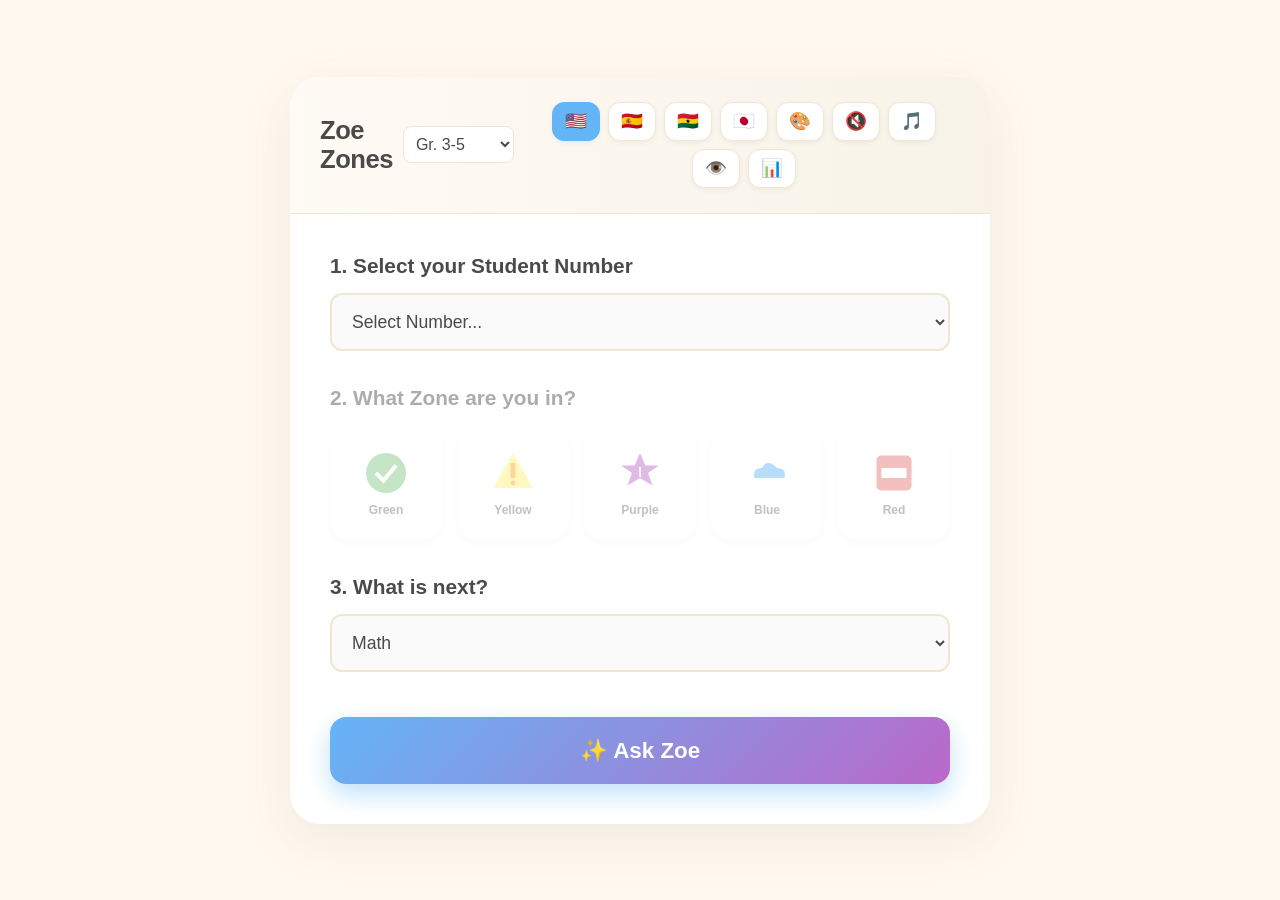
<file: index.html>
<!DOCTYPE html>
<html lang="en">
<head>
  <meta charset="UTF-8" />
  <meta name="viewport" content="width=device-width, initial-scale=1.0" />
  <title>Zoe Zones v13 (AI Learning Edition)</title>

  <style>
    :root {
      /* --- WARM PALETTE --- */
      --blue: #64b5f6;   /* Sky Blue */
      --green: #81c784;  /* Sage */
      --yellow: #fff176; /* Sunshine */
      --red: #e57373;    /* Coral */
      --purple: #ba68c8; /* Orchid */

      /* UI Colors */
      --bg-color: #fff9f0; /* Warm Cream */
      --card-color: #ffffff;
      --text-primary: #4a4a4a;
      --text-secondary: #787878;
      --border-color: #f0e6d2;
    }

    /* --- HIGH CONTRAST MODE --- */
    body.high-contrast {
      --bg-color: #000000 !important;
      --card-color: #000000 !important;
      --text-primary: #ffffff !important;
      --text-secondary: #ffff00 !important;
      --border-color: #ffffff !important;
      --blue: #00ffff !important;
      --green: #00ff00 !important;
      --yellow: #ffff00 !important;
      --red: #ff0000 !important;
      --purple: #ff00ff !important;
    }

    body.high-contrast .app-container { border: 3px solid white; box-shadow: none; }
    body.high-contrast .modal-content { background-color: #000 !important; border: 2px solid yellow !important; color: yellow !important; }
    body.high-contrast th, body.high-contrast td { border-bottom: 1px solid white !important; color: white !important; }
    body.high-contrast .zone-btn { border: 2px solid white; background: #000; }
    body.high-contrast .zone-btn.selected { background: #333; border-color: yellow; }

    /* --- GRADE LEVEL STYLES --- */
    body.grade-k2 {
      font-family: "Comic Sans MS", "Chalkboard SE", sans-serif !important;
    }
    body.grade-k2 .zone-btn { border-radius: 50% !important; }
    body.grade-k2 h1 { font-size: 2em; }
    body.grade-k2 .action-btn { border-radius: 50px; font-size: 1.6em; }

    /* --- BASE STYLES --- */
    body {
      font-family: "Segoe UI", Roboto, Helvetica, Arial, sans-serif;
      background-color: var(--bg-color);
      color: var(--text-primary);
      display: flex;
      justify-content: center;
      align-items: center;
      min-height: 100vh;
      margin: 0;
      padding: 20px;
      box-sizing: border-box;
      transition: background-color 1s ease;
    }

    .app-container {
      max-width: 700px;
      width: 100%;
      background-color: var(--card-color);
      border-radius: 30px;
      box-shadow: 0 15px 50px rgba(100, 100, 90, 0.1);
      overflow: hidden;
      transition: background-color 0.3s ease;
      position: relative;
    }

    /* --- HEADER --- */
    header {
      padding: 25px 30px;
      display: flex;
      flex-direction: column;
      gap: 15px;
      align-items: center;
      border-bottom: 1px solid var(--border-color);
      background: linear-gradient(90deg, #fffbf5, #f7f3e8);
    }

    @media (min-width: 600px) {
      header { flex-direction: row; justify-content: space-between; }
    }

    body.high-contrast header { background: #000; border-bottom: 2px solid #fff; }

    h1 { margin: 0; font-size: 1.6em; color: var(--text-primary); font-weight: 800; letter-spacing: -0.5px; }
    body.high-contrast h1 { color: #fff; }

    .access-controls { display: flex; gap: 8px; flex-wrap: wrap; justify-content: center; }

    .icon-btn {
      background: white;
      border: 1px solid var(--border-color);
      border-radius: 12px;
      cursor: pointer;
      padding: 8px 12px;
      font-size: 1.1em;
      transition: all 0.2s;
      box-shadow: 0 2px 5px rgba(0,0,0,0.05);
    }
    .icon-btn:hover { transform: translateY(-2px); box-shadow: 0 4px 8px rgba(0,0,0,0.1); }
    .icon-btn.active { background-color: var(--blue); color: white; border-color: var(--blue); }
    body.high-contrast .icon-btn { border: 2px solid yellow; color: yellow; background: black; }
    body.high-contrast .icon-btn.active { background: yellow; color: black; }

    /* --- MAIN CONTENT --- */
    .main-content { padding: 40px; }
    .form-group { margin-bottom: 35px; }

    label {
      display: block;
      font-weight: 700;
      margin-bottom: 15px;
      font-size: 1.3em;
      color: var(--text-primary);
    }

    select {
      width: 100%;
      padding: 16px;
      font-size: 1.1em;
      border-radius: 12px;
      border: 2px solid var(--border-color);
      background-color: #fafafa;
      color: var(--text-primary);
      cursor: pointer;
    }
    select:focus { outline: none; border-color: var(--blue); }

    /* --- ANIMATED ZONES --- */
    .zone-grid {
      display: grid;
      grid-template-columns: repeat(5, 1fr);
      gap: 15px;
    }

    .zone-btn {
      background: white;
      border: 3px solid transparent;
      border-radius: 20px;
      cursor: pointer;
      padding: 20px 5px;
      transition: transform 0.2s, box-shadow 0.2s;
      display: flex;
      flex-direction: column;
      align-items: center;
      box-shadow: 0 4px 10px rgba(0,0,0,0.03);
      min-height: 110px;
      justify-content: center;
    }

    .zone-btn:hover { transform: scale(1.05); box-shadow: 0 8px 15px rgba(0,0,0,0.08); }

    .zone-btn.selected {
      background-color: #fff;
      border-color: #555;
      transform: scale(1.05);
      box-shadow: inset 0 0 15px rgba(0,0,0,0.05);
    }

    .zone-icon { width: 50px; height: 50px; margin-bottom: 5px; }

    .zone-label {
      font-size: 0.9em;
      font-weight: 700;
      color: var(--text-secondary);
      text-transform: capitalize;
    }
    body.high-contrast .zone-label { color: white; }

    /* EMOJI MODE vs SHAPE MODE */
    .emoji-icon { display: none; font-size: 3em; line-height: 1; }
    body.style-classic .zone-icon { display: none; }
    body.style-classic .emoji-icon { display: block; }

    /* --- ACTION BUTTON --- */
    .action-btn {
      width: 100%;
      padding: 20px;
      font-size: 1.4em;
      font-weight: 800;
      color: white;
      background: linear-gradient(135deg, #64b5f6, #ba68c8);
      border: none;
      border-radius: 16px;
      cursor: pointer;
      box-shadow: 0 10px 25px rgba(100, 181, 246, 0.4);
      transition: transform 0.2s;
      margin-top: 10px;
    }
    .action-btn:hover { transform: translateY(-3px); }
    .action-btn:active { transform: scale(0.98); }

    body.high-contrast .action-btn {
      background: black;
      border: 2px solid yellow;
      color: yellow;
      box-shadow: none;
    }

    /* --- RESULTS AREA --- */
    #resultContainer {
      display: none;
      margin-top: 40px;
      background-color: #fff;
      border-radius: 20px;
      padding: 30px;
      border: 2px solid var(--border-color);
      text-align: center;
      animation: slideUp 0.6s cubic-bezier(0.175, 0.885, 0.32, 1.275);
      box-shadow: 0 10px 30px rgba(0,0,0,0.05);
    }

    @keyframes slideUp { from{opacity:0; transform:translateY(30px);} to{opacity:1; transform:translateY(0);} }

    #strategyTitle { font-size: 1.8em; margin: 15px 0; color: var(--text-primary); }
    body.high-contrast #strategyTitle { color: white; }

    #strategyDesc { font-size: 1.3em; line-height: 1.6; color: var(--text-secondary); margin-bottom: 20px; }
    body.high-contrast #strategyDesc { color: yellow; }

    /* Feedback Buttons */
    .feedback-row {
      display: flex;
      gap: 15px;
      margin-top: 25px;
      justify-content: center;
    }
    .feed-btn {
      padding: 12px 25px;
      border: none;
      border-radius: 12px;
      font-weight: bold;
      font-size: 1.1em;
      cursor: pointer;
      transition: transform 0.2s;
    }
    .feed-btn:hover { transform: scale(1.05); }

    .btn-yes { background-color: #c8e6c9; color: #2e7d32; }
    .btn-no { background-color: #ffcdd2; color: #c62828; }

    body.high-contrast .btn-yes { background: black; border: 2px solid white; color: white; }
    body.high-contrast .btn-no { background: black; border: 2px solid white; color: white; text-decoration: line-through; }

    /* Joke Box */
    #jokeBox {
      margin-top: 20px;
      padding: 15px;
      background-color: #fffde7;
      border-radius: 12px;
      border: 1px solid #fff9c4;
      display: none;
      font-style: italic;
      color: #f57f17;
      font-size: 1.1em;
    }

    /* --- SCIENTIFIC BACKGROUND CLASSES --- */
    body.bg-cooling { background-color: #e3f2fd; }
    body.bg-warming { background-color: #fff3e0; }
    body.bg-grounding { background-color: #f1f8e9; }
    body.bg-fresh { background-color: #fff8e1; }
    body.bg-calm { background-color: #f3e5f5; }

    /* --- STATS MODAL --- */
    .modal {
      display: none;
      position: fixed;
      z-index: 1000;
      left: 0;
      top: 0;
      width: 100%;
      height: 100%;
      overflow: auto;
      background-color: rgba(0,0,0,0.5);
      backdrop-filter: blur(8px);
      animation: fadeIn 0.3s ease;
    }

    .modal-content {
      background-color: var(--card-color);
      color: var(--text-primary);
      margin: 10% auto;
      padding: 40px;
      border-radius: 24px;
      width: 85%;
      max-width: 600px;
      box-shadow: 0 25px 50px rgba(0,0,0,0.15);
      animation: slideUp 0.4s ease-out;
    }

    .modal-header h2 { margin-top: 0; color: var(--blue); }
    .modal-close { float: right; font-size: 2em; cursor: pointer; color: #ccc; }
    .modal-close:hover { color: var(--red); }

    #statsContent table { width: 100%; border-collapse: collapse; margin-top: 20px; }
    #statsContent th { text-align: left; padding: 10px; border-bottom: 2px solid #eee; color: #999; }
    #statsContent td { padding: 15px 10px; border-bottom: 1px solid #eee; font-size: 1.1em; }

    /* GRADE PICKER STYLES */
    .grade-picker {
      padding: 8px;
      border-radius: 8px;
      border: 1px solid var(--border-color);
      background: white;
      color: var(--text-primary);
      font-size: 1em;
      cursor: pointer;
    }
/* THERAPEUTIC COLOR THERAPY - Applied to result container only for privacy */
#resultContainer {
  transition: background 0.8s ease, border-color 0.8s ease;
}

#resultContainer.therapy-cooling {
  background: linear-gradient(135deg, #e3f2fd 0%, #bbdefb 100%);
  border-color: #90caf9;
}

#resultContainer.therapy-warming {
  background: linear-gradient(135deg, #fff3e0 0%, #ffe0b2 100%);
  border-color: #ffb74d;
}

#resultContainer.therapy-grounding {
  background: linear-gradient(135deg, #f1f8e9 0%, #dcedc8 100%);
  border-color: #aed581;
}

#resultContainer.therapy-fresh {
  background: linear-gradient(135deg, #fff8e1 0%, #ffecb3 100%);
  border-color: #ffd54f;
}

#resultContainer.therapy-calm {
  background: linear-gradient(135deg, #f3e5f5 0%, #e1bee7 100%);
  border-color: #ce93d8;
}

body.high-contrast #resultContainer.therapy-cooling,
body.high-contrast #resultContainer.therapy-warming,
body.high-contrast #resultContainer.therapy-grounding,
body.high-contrast #resultContainer.therapy-fresh,
body.high-contrast #resultContainer.therapy-calm {
  background: #000 !important;
  border: 2px solid yellow !important;
}

    /* OPTIONAL: Lock zones until student selected (matches your JS intent) */
    #zoneSection {
      opacity: 0.45;
      pointer-events: none;
      transition: opacity 0.2s ease;
    }
  </style>
</head>

<body>
  <div class="app-container">
    <header>
      <div style="display:flex; align-items:center; gap:10px;">
        <h1 id="appTitle">Zoe Zones</h1>
        <select id="gradeSelect" class="grade-picker">
          <option value="3-5">Gr. 3-5</option>
          <option value="K-2">Gr. K-2</option>
        </select>
      </div>

      <div class="access-controls">
        <!-- Language Buttons -->
        <button class="icon-btn active" id="langEn" title="English">🇺🇸</button>
        <button class="icon-btn" id="langEs" title="Español">🇪🇸</button>
        <button class="icon-btn" id="langTw" title="Twi (Ghana)">🇬🇭</button>
        <button class="icon-btn" id="langJp" title="日本語">🇯🇵</button>

        <!-- Tools -->
        <button class="icon-btn" id="styleBtn" title="Visual Style (Shapes/Emojis)">🎨</button>
        <button class="icon-btn" id="speechBtn" title="Voice (Mute/Unmute)">🔇</button>
        <button class="icon-btn" id="musicBtn" title="Calm Audio">🎵</button>
        <button class="icon-btn" id="contrastBtn" title="High Contrast">👁️</button>
        <button class="icon-btn" id="statsBtn" title="Stats">📊</button>
      </div>
    </header>

    <div class="main-content">
      <!-- 1. Student Number -->
      <div class="form-group">
        <label id="lblWho">1. Select your Student Number</label>
        <select id="studentSelect"></select>
      </div>

      <!-- 2. Zone Selection -->
      <div class="form-group" id="zoneSection">
        <label id="lblFeel">2. What Zone are you in?</label>
        <div class="zone-grid">
          <!-- Green -->
          <button class="zone-btn" data-zone="green" type="button">
            <span class="emoji-icon">🟢</span>
            <svg class="zone-icon" viewBox="0 0 100 100">
              <circle cx="50" cy="50" r="40" fill="#81c784"></circle>
              <path d="M30 50 L45 65 L70 35" stroke="white" stroke-width="8" fill="none"></path>
            </svg>
            <span class="zone-label" id="lblGreen">Green</span>
          </button>

          <!-- Yellow -->
          <button class="zone-btn" data-zone="yellow" type="button">
            <span class="emoji-icon">🟡</span>
            <svg class="zone-icon" viewBox="0 0 100 100">
              <path d="M50 10 L90 80 L10 80 Z" fill="#fff176"></path>
              <rect x="45" y="30" width="10" height="30" fill="#f9a825"></rect>
              <circle cx="50" cy="70" r="5" fill="#f9a825"></circle>
            </svg>
            <span class="zone-label" id="lblYellow">Yellow</span>
          </button>

          <!-- Purple -->
          <button class="zone-btn" data-zone="purple" type="button">
            <span class="emoji-icon">🟣</span>
            <svg class="zone-icon" viewBox="0 0 100 100">
              <polygon points="50,10 61,35 88,35 66,50 75,75 50,60 25,75 34,50 12,35 39,35" fill="#ba68c8"></polygon>
              <text x="50" y="65" font-size="40" text-anchor="middle" fill="white">!</text>
            </svg>
            <span class="zone-label" id="lblPurple">Purple</span>
          </button>

          <!-- Blue -->
          <button class="zone-btn" data-zone="blue" type="button">
            <span class="emoji-icon">🔵</span>
            <svg class="zone-icon" viewBox="0 0 100 100">
              <path d="M25,60 Q20,40 40,40 Q50,20 70,40 Q90,40 85,60 Z" fill="#64b5f6"></path>
            </svg>
            <span class="zone-label" id="lblBlue">Blue</span>
          </button>

          <!-- Red -->
          <button class="zone-btn" data-zone="red" type="button">
            <span class="emoji-icon">🔴</span>
            <svg class="zone-icon" viewBox="0 0 100 100">
              <rect x="15" y="15" width="70" height="70" rx="10" fill="#e57373"></rect>
              <rect x="25" y="40" width="50" height="20" fill="white"></rect>
            </svg>
            <span class="zone-label" id="lblRed">Red</span>
          </button>
        </div>
      </div>

      <!-- 3. Class Selection -->
      <div class="form-group" id="classSection">
        <label id="lblClass">3. What is next?</label>
        <select id="periodSelect"></select>
      </div>

      <button class="action-btn" id="goBtn" type="button">✨ Ask Zoe</button>

      <!-- RESULT AREA -->
      <div id="resultContainer">
        <div id="jokeBox">
          <span id="jokeText"></span>
        </div>

        <h2 id="strategyTitle">Strategy Name</h2>
        <p id="strategyDesc">Description goes here.</p>
        <small id="aiStats" style="color:#bbb;">(AI Confidence: 0%)</small>

        <div class="feedback-row">
          <button class="feed-btn btn-yes" id="yesBtn" type="button">👍 It helped</button>
          <button class="feed-btn btn-no" id="noBtn" type="button">👎 Try another</button>
        </div>
      </div>
    </div>
  </div>

  <!-- STATS MODAL -->
  <div id="statsModal" class="modal">
    <div class="modal-content">
      <div class="modal-header">
        <h2>Zoe's Learning Memory</h2>
        <span class="modal-close">&times;</span>
      </div>
      <div id="statsContent"><p>Loading...</p></div>
    </div>
  </div>

  <script>
    document.addEventListener('DOMContentLoaded', () => {
      // --- 1. GET DOM ELEMENTS ---
      const body = document.body;
      const langEn = document.getElementById('langEn');
      const langEs = document.getElementById('langEs');
      const langJp = document.getElementById('langJp');
      const langTw = document.getElementById('langTw');
      const musicBtn = document.getElementById('musicBtn');
      const speechBtn = document.getElementById('speechBtn');
      const contrastBtn = document.getElementById('contrastBtn');
      const styleBtn = document.getElementById('styleBtn');
      const statsBtn = document.getElementById('statsBtn');
      const gradeSelect = document.getElementById('gradeSelect');

      const zoneBtns = document.querySelectorAll('.zone-btn');
      const goBtn = document.getElementById('goBtn');
      const studentSelect = document.getElementById('studentSelect');
      const periodSelect = document.getElementById('periodSelect');
      const resultContainer = document.getElementById('resultContainer');
      const statsModal = document.getElementById('statsModal');
      const statsContent = document.getElementById('statsContent');
      const modalClose = document.querySelector('.modal-close');
      const yesBtn = document.getElementById('yesBtn');
      const noBtn = document.getElementById('noBtn');
      const jokeBox = document.getElementById('jokeBox');
      const jokeText = document.getElementById('jokeText');
      const strategyTitle = document.getElementById('strategyTitle');
      const strategyDesc = document.getElementById('strategyDesc');
      const aiStats = document.getElementById('aiStats');

      // Labels to translate
      const appTitle = document.getElementById('appTitle');
      const lblWho = document.getElementById('lblWho');
      const lblFeel = document.getElementById('lblFeel');
      const lblClass = document.getElementById('lblClass');
      const lblGreen = document.getElementById('lblGreen');
      const lblYellow = document.getElementById('lblYellow');
      const lblRed = document.getElementById('lblRed');
      const lblBlue = document.getElementById('lblBlue');
      const lblPurple = document.getElementById('lblPurple');

      const zoneSection = document.getElementById('zoneSection');
      const classSection = document.getElementById('classSection');

      // --- GLOBAL VARIABLES ---
      let currentLang = 'en';
      let selectedZone = null;
      let currentStrategy = null;
      let excludedStrategies = [];
      let audioContext = null;
      let noiseSrc = null;      // (fixed) keep reference
      let isPlaying = false;
      let isSpeechEnabled = false;
      let visualStyle = 'modern';

      // --- TRANSLATION DATA ---
      const i18n = {
        en: {
          title: "Zoe Zones",
          lblWho: "1. Select your Student Number",
          lblFeel: "2. What Zone are you in?",
          lblClass: "3. What is next?",
          btnAsk: "✨ Ask Zoe",
          btnYes: "👍 I'll try it",
          btnNo: "👎 Try another",
          jokePrompt: "Zoe says: Need a smile first?",
          greenBtnYes: "🚀 Keep it up!",
          greenBtnNo: "👎 Need something else",
          selectNamePlaceholder: "Select Number...",
          lblGreen: "Green", lblYellow: "Yellow", lblRed: "Red", lblBlue: "Blue", lblPurple: "Purple",
          subjects: {
            math: "Math",
            science: "Science",
            socialstudies: "Social Studies",
            literacy: "Literacy",
            writing: "Writing",
            specials: "Specials (Art/Music/PE)"
          }
        },
        es: {
          title: "Zonas de Zoe",
          lblWho: "1. Selecciona tu número",
          lblFeel: "2. ¿En qué zona estás?",
          lblClass: "3. ¿Qué sigue?",
          btnAsk: "✨ Pregúntale a Zoe",
          btnYes: "👍 Lo intentaré",
          btnNo: "👎 Prueba otro",
          jokePrompt: "Zoe dice: ¿Necesitas una sonrisa?",
          greenBtnYes: "🚀 ¡Sigue así!",
          greenBtnNo: "👎 Necesito otra cosa",
          selectNamePlaceholder: "Seleccionar número...",
          lblGreen: "Verde", lblYellow: "Amarillo", lblRed: "Rojo", lblBlue: "Azul", lblPurple: "Morado",
          subjects: {
            math: "Matemáticas",
            science: "Ciencias",
            socialstudies: "Estudios Sociales",
            literacy: "Alfabetización",
            writing: "Escritura",
            specials: "Especiales (Arte/Música)"
          }
        },
        jp: {
          title: "ゾーイ・ゾーン",
          lblWho: "1. ばんごうをえらんでください",
          lblFeel: "2. どのゾーンにいますか？",
          lblClass: "3. つぎのじゅぎょうは？",
          btnAsk: "✨ ゾーイにきく",
          btnYes: "👍 やってみる",
          btnNo: "👎 べつのにする",
          jokePrompt: "ゾーイ：ジョークをきく？",
          greenBtnYes: "🚀 そのちょうし！",
          greenBtnNo: "👎 ほかのがいい",
          selectNamePlaceholder: "ばんごうをせんたく...",
          lblGreen: "みどり", lblYellow: "きいろ", lblRed: "あか", lblBlue: "あお", lblPurple: "むらさき",
          subjects: {
            math: "さんすう",
            science: "りか",
            socialstudies: "しゃかい",
            literacy: "こくご (よむ)",
            writing: "こくご (かく)",
            specials: "ずこう / おんがく / たいいく"
          }
        },
        tw: {
          title: "Zoe Zones (Twi)",
          lblWho: "1. Yi wo nɔma",
          lblFeel: "2. Ɛte sɛn?",
          lblClass: "3. Adɛn na ɛreba?",
          btnAsk: "✨ Bisa Zoe",
          btnYes: "👍 Ɛyɛ",
          btnNo: "👎 Sɔ foforɔ hwɛ",
          jokePrompt: "Zoe se: Wopɛ sɛ wosere?",
          greenBtnYes: "🚀 Kɔ so!",
          greenBtnNo: "👎 Me hia biribi foforɔ",
          selectNamePlaceholder: "Yi Nɔma...",
          lblGreen: "Ahban", lblYellow: "Akokɔsrade", lblRed: "Kɔkɔɔ", lblBlue: "Bibire", lblPurple: "Pɛpɔ",
          subjects: {
            math: "Akontabu",
            science: "Abɔdeɛ",
            socialstudies: "Asetena",
            literacy: "Akenkan",
            writing: "Atwerɛ",
            specials: "Adwinni/Nnwom"
          }
        }
      };

      // --- STRATEGY DATA ---
      // (fixed) removed the extra brace in "red" and added a safe top-level default.
      const strategies = {
        default: [
          { id: "pause", en_name: "Pause", en_desc: "Take one slow breath.", tw_name: "Gyae Kakra", tw_desc: "Fa home a ɛyɛ brɛoo baako.", jp_name: "いちどとまる", jp_desc: "ゆっくり1かい、いきをしよう。" }
        ],
        yellow: {
          academic: [
            { id: "doodle", en_name: "Guided Doodle", en_desc: "Draw a spiral for 1 minute.", tw_name: "Nshohwɛ", tw_desc: "Twerɛ spiral simma baako.", jp_name: "おえかき", jp_desc: "1ぷんかん、うずまきをかいてみよう。" },
            { id: "wallpush", en_name: "Wall Pushes", en_desc: "Push the wall hard for 10s.", tw_name: "Pia Fasuo", tw_desc: "Pia fasuo no denneenen.", jp_name: "かべおし", jp_desc: "10びょうかん、かべをおしてみよう。" },
            { id: "squeeze", en_name: "Hand Squeeze", en_desc: "Squeeze hands together.", tw_name: "Mia Wo Nsa", tw_desc: "Mia wo nsa boom.", jp_name: "てをギュッ", jp_desc: "てをギュッとにぎろう。" }
          ],
          specials: [
            { id: "lineleader", en_name: "Helper Role", en_desc: "Ask to help set up.", tw_name: "Boafoɔ", tw_desc: "Bisa sɛ wobɛboa.", jp_name: "おてつだい", jp_desc: "おてつだいできるかきいてみよう。" }
          ]
        },
        red: {
          academic: [
            { id: "breath", en_name: "Square Breathing", en_desc: "In 4, Hold 4, Out 4.", tw_name: "Home", tw_desc: "Home kɔ mu, sie, home pue.", jp_name: "しかくこきゅう", jp_desc: "4びょうすって、とめて、はく。" },
            { id: "drink", en_name: "Cold Water", en_desc: "Drink water slowly.", tw_name: "Nsuo Nwunu", tw_desc: "Nom nsuo.", jp_name: "おみず", jp_desc: "おみずをゆっくりのもう。" }
          ],
          specials: [
            { id: "walk", en_name: "Take a Walk", en_desc: "Walk to the water fountain.", tw_name: "Nante", tw_desc: "Nante kɔ nsuo no ho.", jp_name: "さんぽ", jp_desc: "みずのみばまであるこう。" }
          ]
        },
        blue: {
          academic: [
            { id: "stretch", en_name: "Chair Stretch", en_desc: "Reach for the sky!", tw_name: "Teeta Wo Mu", tw_desc: "Ma wo nsa so!", jp_name: "ストレッチ", jp_desc: "てをうえにのばそう。" },
            { id: "stand", en_name: "Stand Up", en_desc: "Stand while working.", tw_name: "Sɔre Gyina", tw_desc: "Gyina hɔ yɛ adwuma.", jp_name: "たつ", jp_desc: "たってべんきょうしよう。" }
          ],
          specials: [
            { id: "talk", en_name: "Talk to a Friend", en_desc: "Tell a friend something nice.", tw_name: "Kasa Kyerɛ Adamfo", tw_desc: "Ka asɛm dɛdɛ kyerɛ wo yɔnko.", jp_name: "おはなし", jp_desc: "ともだちとおはなししよう。" }
          ]
        },
        green: {
          default: [
            { id: "goal", en_name: "Set a Goal", en_desc: "What will you learn today?", tw_name: "Botaeɛ", tw_desc: "Ɛdeɛn na wobɛsua ɛnnɛ?", jp_name: "もくひょう", jp_desc: "きょうのめあてをきめよう。" },
            { id: "help", en_name: "Be a Helper", en_desc: "Help a friend.", tw_name: "Yɛ Boafoɔ", tw_desc: "Boa wo yɔnko.", jp_name: "おてつだい", jp_desc: "ともだちをたすけよう。" }
          ]
        },
        purple: {
          default: [
            { id: "counselor", en_name: "Counselor Notified", en_desc: "Stay there. Help is coming.", tw_name: "Mpanimfoɔ", tw_desc: "Tena hɔ. Boafoɔ reba.", jp_name: "カウンセラー", jp_desc: "すぐにたすけにいきます。" }
          ]
        }
      };

      // --- INIT ---
      initStudentDropdown();
      updateLanguage();
      applyBodyModeClasses(); // ensure grade/style reflected on load
      lockOrUnlockZones();    // ensure initial lock state matches selection

      // --- EVENT LISTENERS ---
      langEn.addEventListener('click', () => setLang('en'));
      langEs.addEventListener('click', () => setLang('es'));
      langJp.addEventListener('click', () => setLang('jp'));
      langTw.addEventListener('click', () => setLang('tw'));

      contrastBtn.addEventListener('click', () => {
        document.body.classList.toggle('high-contrast');
        // If high contrast is turned OFF, re-apply our normal classes
        if (!document.body.classList.contains('high-contrast')) {
          applyBodyModeClasses();
          applyZoneBackground(selectedZone);
        }
      });

      musicBtn.addEventListener('click', toggleMusic);
      speechBtn.addEventListener('click', toggleSpeech);
      styleBtn.addEventListener('click', toggleStyle);
      gradeSelect.addEventListener('change', toggleGrade);

      zoneBtns.forEach(btn => {
        btn.addEventListener('click', () => {
          if (!studentSelect.value) return; // safety guard if locked

          zoneBtns.forEach(b => b.classList.remove('selected'));
          btn.classList.add('selected');
          selectedZone = btn.dataset.zone;

          if (!document.body.classList.contains('high-contrast')) {
            // (fixed) do not wipe ALL classes. Manage only our own.
            applyBodyModeClasses();
            applyZoneBackground(selectedZone);
          }

          excludedStrategies = [];
          resultContainer.style.display = "none";
          window.speechSynthesis.cancel();
        });
      });

      goBtn.addEventListener('click', generateRecommendation);
      yesBtn.addEventListener('click', () => { saveFeedback('success'); resetApp(); });
      noBtn.addEventListener('click', () => {
        saveFeedback('fail');
        if (currentStrategy && currentStrategy.id) excludedStrategies.push(currentStrategy.id);
        generateRecommendation();
      });

      statsBtn.addEventListener('click', showStats);
      modalClose.addEventListener('click', () => statsModal.style.display = 'none');
      window.addEventListener('click', (e) => { if (e.target === statsModal) statsModal.style.display = 'none'; });

      // Interaction handling
      studentSelect.addEventListener('change', () => {
        lockOrUnlockZones();
      });

      // --- FUNCTIONS ---

      function lockOrUnlockZones() {
        const hasStudent = !!studentSelect.value;
        zoneSection.style.opacity = hasStudent ? "1" : "0.45";
        zoneSection.style.pointerEvents = hasStudent ? "auto" : "none";
      }

      function setLang(lang) {
        currentLang = lang;
        [langEn, langEs, langJp, langTw].forEach(btn => btn.classList.remove('active'));
        if (lang === 'en') langEn.classList.add('active');
        if (lang === 'es') langEs.classList.add('active');
        if (lang === 'jp') langJp.classList.add('active');
        if (lang === 'tw') langTw.classList.add('active');
        updateLanguage();
      }

      function toggleStyle() {
        visualStyle = visualStyle === 'modern' ? 'classic' : 'modern';
        styleBtn.textContent = visualStyle === 'modern' ? '🎨' : '😀';

        if (!document.body.classList.contains('high-contrast')) {
          applyBodyModeClasses();
          applyZoneBackground(selectedZone);
        } else {
          // still allow style-classic toggle while in high contrast
          document.body.classList.toggle('style-classic');
        }
      }

      function toggleGrade() {
        if (!document.body.classList.contains('high-contrast')) {
          applyBodyModeClasses();
          applyZoneBackground(selectedZone);
        } else {
          // still allow grade-k2 toggle while in high contrast
          if (gradeSelect.value === 'K-2') document.body.classList.add('grade-k2');
          else document.body.classList.remove('grade-k2');
        }
      }

      function applyBodyModeClasses() {
        // Remove only the classes we control (don’t nuke the world)
        const toRemove = [
          'grade-k2', 'style-classic',
          'bg-cooling', 'bg-warming', 'bg-grounding', 'bg-fresh', 'bg-calm'
        ];
        toRemove.forEach(c => document.body.classList.remove(c));

        if (gradeSelect.value === 'K-2') document.body.classList.add('grade-k2');
        if (visualStyle === 'classic') document.body.classList.add('style-classic');
      }

      function applyZoneBackground(zone) {
        // Clear background classes first
        ['bg-cooling', 'bg-warming', 'bg-grounding', 'bg-fresh', 'bg-calm']
          .forEach(c => document.body.classList.remove(c));

        if (!zone) return;
        if (zone === 'red') document.body.classList.add('bg-cooling');
        if (zone === 'blue') document.body.classList.add('bg-warming');
        if (zone === 'yellow') document.body.classList.add('bg-grounding');
        if (zone === 'green') document.body.classList.add('bg-fresh');
        if (zone === 'purple') document.body.classList.add('bg-calm');
      }

      function initStudentDropdown() {
        const prev = studentSelect.value;
        studentSelect.innerHTML = "";

        let defaultOpt = document.createElement("option");
        defaultOpt.value = "";
        defaultOpt.text = i18n[currentLang].selectNamePlaceholder;
        studentSelect.add(defaultOpt);

        for (let i = 1; i <= 27; i++) {
          let opt = document.createElement("option");
          opt.value = String(i);
          opt.text = String(i);
          studentSelect.add(opt);
        }

        // restore selection if possible
        if (prev) studentSelect.value = prev;
      }

      function updateLanguage() {
        const t = i18n[currentLang];
        appTitle.textContent = t.title;
        lblWho.textContent = t.lblWho;
        lblFeel.textContent = t.lblFeel;
        lblClass.textContent = t.lblClass;
        goBtn.textContent = t.btnAsk;

        lblGreen.textContent = t.lblGreen;
        lblYellow.textContent = t.lblYellow;
        lblRed.textContent = t.lblRed;
        lblBlue.textContent = t.lblBlue;
        lblPurple.textContent = t.lblPurple;

        // rebuild student dropdown so placeholder is always correct
        initStudentDropdown();
        lockOrUnlockZones();

        const currentVal = periodSelect.value;
        periodSelect.innerHTML = "";
        for (const [key, value] of Object.entries(t.subjects)) {
          let opt = document.createElement("option");
          opt.value = key;
          opt.text = value;
          periodSelect.add(opt);
        }
        if (currentVal) periodSelect.value = currentVal;

        if (currentStrategy) {
          strategyTitle.textContent = currentStrategy[`${currentLang}_name`] || currentStrategy.en_name;
          strategyDesc.textContent = currentStrategy[`${currentLang}_desc`] || currentStrategy.en_desc;
        }

        // Buttons text (optional; your UI uses different labels in HTML)
        yesBtn.textContent = t.btnYes;
        noBtn.textContent = t.btnNo;
      }

      // ============================================
      // AI LEARNING ENGINE — Per-Student Weighted
      // Random Selection (v2, upgraded from v16)
      // ============================================

      // --- Data helpers ---

      function _loadBrain() {
        try {
          const saved = localStorage.getItem('zoeZonesData_v2');
          if (saved) {
            const parsed = JSON.parse(saved);
            if (parsed && parsed.students) return parsed;
          }
        } catch(e) {}
        return { students: {}, lastUpdated: new Date().toISOString() };
      }

      function _saveBrain(data) {
        try {
          data.lastUpdated = new Date().toISOString();
          localStorage.setItem('zoeZonesData_v2', JSON.stringify(data));
        } catch(e) { console.warn('Zoe: could not save brain data.', e); }
      }

      function _getStudentRecord(data, studentNum) {
        const key = String(studentNum);
        if (!data.students[key]) {
          data.students[key] = { totalCheckIns: 0, strategies: {} };
        }
        return data.students[key];
      }

      function _getStratStat(studentRecord, strategyId) {
        if (!studentRecord.strategies[strategyId]) {
          studentRecord.strategies[strategyId] = { shown: 0, selected: 0, skipped: 0 };
        }
        return studentRecord.strategies[strategyId];
      }

      // --- Weight calculation ---
      // Scale: 0.2 (never helpful) → 3.0 (always helpful)
      // Exploration bonus: strategies shown < 3 times get 1.5x boost

      function _calcWeight(stat) {
        let weight = 1;
        const interactions = stat.selected + stat.skipped;
        if (stat.shown > 0 && interactions > 0) {
          const successRate = stat.selected / interactions;
          weight = 0.2 + (successRate * 2.8);
        }
        if (stat.shown < 3) weight *= 1.5;
        return weight;
      }

      // Weighted random selection from a pool
      function _weightedPick(pool, studentRecord) {
        const weights = pool.map(s => _calcWeight(_getStratStat(studentRecord, s.id)));
        const total = weights.reduce((sum, w) => sum + w, 0);
        let rand = Math.random() * total;
        for (let i = 0; i < pool.length; i++) {
          rand -= weights[i];
          if (rand <= 0) return pool[i];
        }
        return pool[0];
      }

      // Confidence display: highest weight as % of max possible (3.0)
      function _getConfidence(stat) {
        const interactions = stat.selected + stat.skipped;
        if (interactions === 0) return 50;
        const successRate = stat.selected / interactions;
        const confidence = Math.min(interactions / 10, 1);
        return Math.round(successRate * confidence * 100);
      }

      // --- Core functions ---

      function generateRecommendation() {
        if (!studentSelect.value) return;
        if (!selectedZone) return;

        const period = periodSelect.value;
        const category = (period === 'specials') ? 'specials' : 'academic';

        // Build pool same way v16 did — respect category and fallbacks
        let pool =
          (strategies[selectedZone] && strategies[selectedZone][category]) ||
          (strategies[selectedZone] && strategies[selectedZone].default) ||
          strategies.default ||
          [];

        if (selectedZone === 'green')  pool = strategies.green.default;
        if (selectedZone === 'purple') pool = strategies.purple.default;

        // Filter excluded (shown this session and skipped)
        let available = pool.filter(s => !excludedStrategies.includes(s.id));
        if (available.length === 0) available = pool;

        // Load this student's brain data
        const data = _loadBrain();
        const studentRecord = _getStudentRecord(data, studentSelect.value);

        // Weighted random pick
        currentStrategy = _weightedPick(available, studentRecord);
        if (!currentStrategy) return;

        // Record shown
        const stat = _getStratStat(studentRecord, currentStrategy.id);
        stat.shown++;
        _saveBrain(data);

        // Confidence display
        const confidence = _getConfidence(stat);

        resultContainer.style.display = 'block';
        updateLanguage();
        aiStats.textContent = `(AI Confidence: ${confidence}%)`;

        // Color opposition therapy
        resultContainer.className = '';
        if (selectedZone === 'red')    resultContainer.classList.add('therapy-cooling');
        if (selectedZone === 'blue')   resultContainer.classList.add('therapy-warming');
        if (selectedZone === 'yellow') resultContainer.classList.add('therapy-grounding');
        if (selectedZone === 'green')  resultContainer.classList.add('therapy-fresh');
        if (selectedZone === 'purple') resultContainer.classList.add('therapy-calm');

        if (isSpeechEnabled) {
          const title = currentStrategy[`${currentLang}_name`] || currentStrategy.en_name;
          const desc  = currentStrategy[`${currentLang}_desc`]  || currentStrategy.en_desc;
          speakText(`${title}. ${desc}`);
        }
      }

      function saveFeedback(outcome) {
        if (!currentStrategy || !studentSelect.value) return;

        const data = _loadBrain();
        const studentRecord = _getStudentRecord(data, studentSelect.value);
        const stat = _getStratStat(studentRecord, currentStrategy.id);

        if (outcome === 'success') {
          stat.selected++;
        } else {
          stat.skipped++;
          // Add to excluded so we don't show it again this session
          if (!excludedStrategies.includes(currentStrategy.id)) {
            excludedStrategies.push(currentStrategy.id);
          }
        }

        studentRecord.totalCheckIns = (studentRecord.totalCheckIns || 0) + (outcome === 'success' ? 1 : 0);
        _saveBrain(data);
      }

      function resetApp() {
        resultContainer.style.display = 'none';
        selectedZone = null;
        currentStrategy = null;
        excludedStrategies = [];
        zoneBtns.forEach(b => b.classList.remove('selected'));

        if (!document.body.classList.contains('high-contrast')) {
          applyBodyModeClasses();
        }
        applyZoneBackground(null);

        window.speechSynthesis.cancel();
      }

      // --- AUDIO ENGINE (Brown Noise) ---
      function toggleMusic() {
        if (isPlaying) {
          if (audioContext) audioContext.suspend();
          isPlaying = false;
          musicBtn.classList.remove('active');
          return;
        }

        if (!audioContext) {
          try {
            const AudioContextClass = window.AudioContext || window.webkitAudioContext;
            audioContext = new AudioContextClass();

            const bufferSize = audioContext.sampleRate * 2;
            const buffer = audioContext.createBuffer(1, bufferSize, audioContext.sampleRate);
            const data = buffer.getChannelData(0);

            let lastOut = 0;
            for (let i = 0; i < bufferSize; i++) {
              const white = Math.random() * 2 - 1;
              const brown = (lastOut + (0.02 * white)) / 1.02;
              data[i] = brown * 3.5;
              lastOut = brown;
            }

            noiseSrc = audioContext.createBufferSource();
            noiseSrc.buffer = buffer;
            noiseSrc.loop = true;

            const gainNode = audioContext.createGain();
            gainNode.gain.value = 0.20;

            const lowPass = audioContext.createBiquadFilter();
            lowPass.type = 'lowpass';
            lowPass.frequency.value = 350;

            noiseSrc.connect(lowPass);
            lowPass.connect(gainNode);
            gainNode.connect(audioContext.destination);

            noiseSrc.start();
          } catch (e) {
            console.log("Audio issue: " + e);
          }
        }

        if (audioContext && audioContext.state === 'suspended') {
          audioContext.resume();
        }

        isPlaying = true;
        musicBtn.classList.add('active');
      }

      // --- SPEECH SYNTHESIS ENGINE ---
      function toggleSpeech() {
        isSpeechEnabled = !isSpeechEnabled;
        if (isSpeechEnabled) {
          speechBtn.textContent = "🔊";
          speechBtn.classList.add('active');
          speakText(i18n[currentLang].btnAsk);
        } else {
          speechBtn.textContent = "🔇";
          speechBtn.classList.remove('active');
          window.speechSynthesis.cancel();
        }
      }

      function speakText(text) {
        if (!isSpeechEnabled) return;

        window.speechSynthesis.cancel();

        const utterance = new SpeechSynthesisUtterance(text);

        if (currentLang === 'en') utterance.lang = 'en-US';
        if (currentLang === 'es') utterance.lang = 'es-ES';
        if (currentLang === 'jp') utterance.lang = 'ja-JP';
        // Note: Twi voices vary; leaving as default avoids hard failure.

        const voices = window.speechSynthesis.getVoices();
        // Less brittle: prefer matching language first; don’t rely on “Female” in the name.
        const preferredVoice = voices.find(v => v.lang && utterance.lang && v.lang.startsWith(utterance.lang.slice(0,2)));
        if (preferredVoice) utterance.voice = preferredVoice;

        window.speechSynthesis.speak(utterance);
      }

      function showStats() {
        const data = _loadBrain();

        // Aggregate across all students
        const aggregate = {};
        let totalCheckIns = 0;
        let activeStudents = 0;

        Object.keys(data.students).forEach(num => {
          const student = data.students[num];
          if (student.totalCheckIns > 0) activeStudents++;
          totalCheckIns += (student.totalCheckIns || 0);

          Object.keys(student.strategies || {}).forEach(id => {
            const s = student.strategies[id];
            if (!aggregate[id]) aggregate[id] = { selected: 0, skipped: 0, shown: 0 };
            aggregate[id].selected += s.selected || 0;
            aggregate[id].skipped  += s.skipped  || 0;
            aggregate[id].shown    += s.shown    || 0;
          });
        });

        // Build per-student view if a student is selected
        const currentStudentNum = studentSelect.value;
        const studentRecord = currentStudentNum
          ? _getStudentRecord(data, currentStudentNum)
          : null;

        let html = `
          <p style="margin-bottom:16px;color:#888;font-size:0.95em;">
            <strong>${totalCheckIns}</strong> total check-ins &nbsp;·&nbsp;
            <strong>${activeStudents}</strong> active students
          </p>`;

        // If a student is selected, show their individual stats first
        if (studentRecord && currentStudentNum) {
          const studentStrategies = studentRecord.strategies || {};
          const hasData = Object.values(studentStrategies).some(s => s.shown > 0);

          html += `<h3 style="margin-bottom:10px;font-size:1em;color:#555;">Student ${currentStudentNum}</h3>`;
          html += `<table><tr><th>Strategy</th><th>Success Rate</th><th>Times Tried</th></tr>`;

          if (!hasData) {
            html += `<tr><td colspan='3'>No check-ins yet for Student ${currentStudentNum}.</td></tr>`;
          } else {
            const rows = Object.entries(studentStrategies)
              .filter(([, s]) => s.shown > 0)
              .map(([id, s]) => {
                const total = s.selected + s.skipped;
                const rate  = total > 0 ? Math.round((s.selected / total) * 100) : 0;
                return { id, rate, total: s.shown };
              })
              .sort((a, b) => b.rate - a.rate);

            rows.forEach(({ id, rate, total }) => {
              html += `<tr><td>${id}</td><td>${rate}%</td><td>${total}</td></tr>`;
            });
          }
          html += `</table><hr style="margin:20px 0;border-color:#eee;">`;
        }

        // Class-wide aggregate
        html += `<h3 style="margin-bottom:10px;font-size:1em;color:#555;">Whole Class</h3>`;
        html += `<table><tr><th>Strategy</th><th>Success Rate</th><th>Times Tried</th></tr>`;

        const hasClassData = Object.values(aggregate).some(s => s.shown > 0);
        if (!hasClassData) {
          html += `<tr><td colspan='3'>No data yet. Zoe is ready to learn!</td></tr>`;
        } else {
          const rows = Object.entries(aggregate)
            .filter(([, s]) => s.shown > 0)
            .map(([id, s]) => {
              const total = s.selected + s.skipped;
              const rate  = total > 0 ? Math.round((s.selected / total) * 100) : 0;
              return { id, rate, shown: s.shown };
            })
            .sort((a, b) => b.rate - a.rate);

          rows.forEach(({ id, rate, shown }) => {
            html += `<tr><td>${id}</td><td>${rate}%</td><td>${shown}</td></tr>`;
          });
        }

        html += `</table>`;
        statsContent.innerHTML = html;
        statsModal.style.display = "block";
      }
    });
  </script>
</body>
</html>
</file>
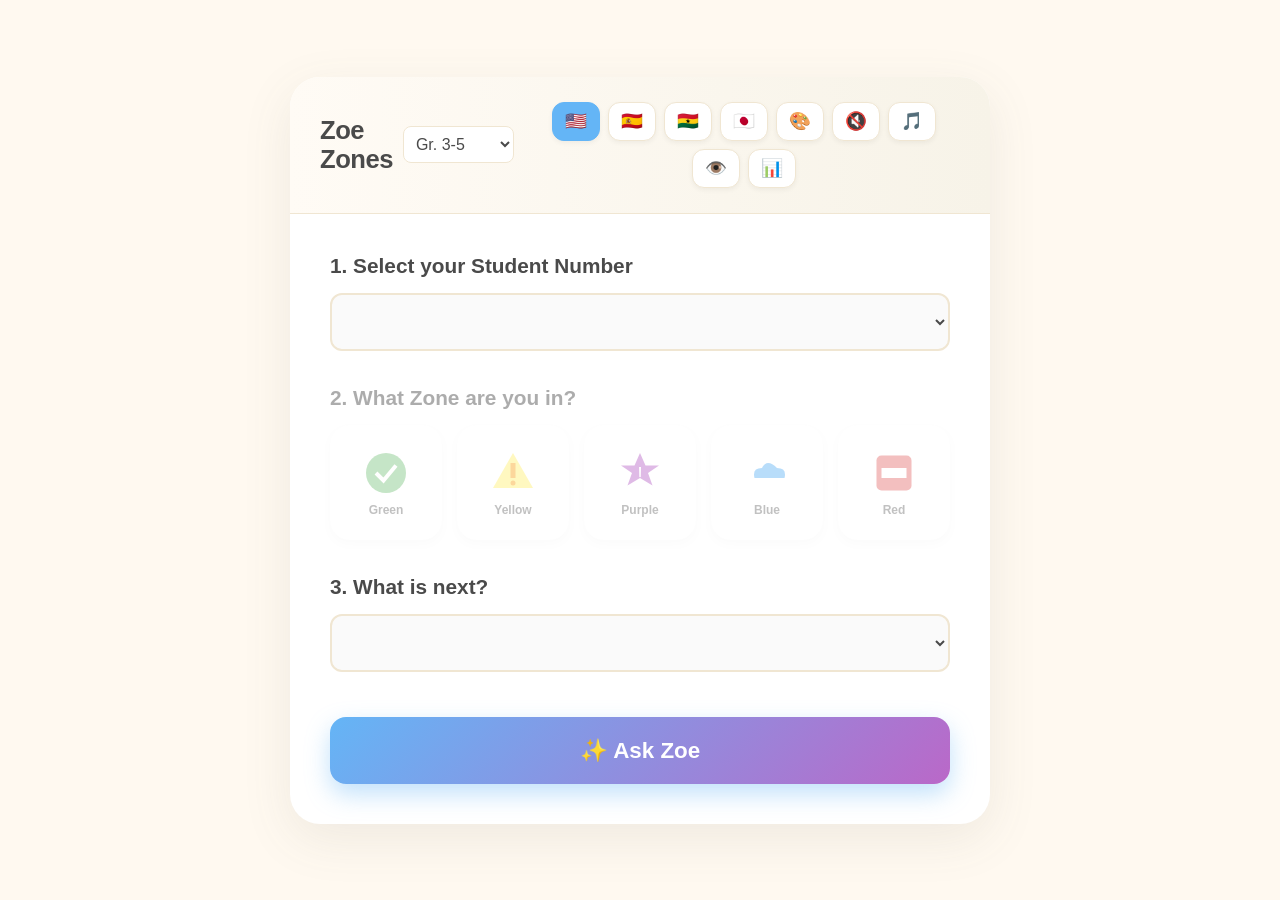
<file: index2.html>
<!DOCTYPE html>
<html lang="en">
<head>
  <meta charset="UTF-8" />
  <meta name="viewport" content="width=device-width, initial-scale=1.0" />
  <title>Zoe Zones v13 (AI Learning Edition)</title>

  <style>
    :root {
      /* --- WARM PALETTE --- */
      --blue: #64b5f6;   /* Sky Blue */
      --green: #81c784;  /* Sage */
      --yellow: #fff176; /* Sunshine */
      --red: #e57373;    /* Coral */
      --purple: #ba68c8; /* Orchid */

      /* UI Colors */
      --bg-color: #fff9f0; /* Warm Cream */
      --card-color: #ffffff;
      --text-primary: #4a4a4a;
      --text-secondary: #787878;
      --border-color: #f0e6d2;
    }

    /* --- HIGH CONTRAST MODE --- */
    body.high-contrast {
      --bg-color: #000000 !important;
      --card-color: #000000 !important;
      --text-primary: #ffffff !important;
      --text-secondary: #ffff00 !important;
      --border-color: #ffffff !important;
      --blue: #00ffff !important;
      --green: #00ff00 !important;
      --yellow: #ffff00 !important;
      --red: #ff0000 !important;
      --purple: #ff00ff !important;
    }

    body.high-contrast .app-container { border: 3px solid white; box-shadow: none; }
    body.high-contrast .modal-content { background-color: #000 !important; border: 2px solid yellow !important; color: yellow !important; }
    body.high-contrast th, body.high-contrast td { border-bottom: 1px solid white !important; color: white !important; }
    body.high-contrast .zone-btn { border: 2px solid white; background: #000; }
    body.high-contrast .zone-btn.selected { background: #333; border-color: yellow; }

    /* --- GRADE LEVEL STYLES --- */
    body.grade-k2 {
      font-family: "Comic Sans MS", "Chalkboard SE", sans-serif !important;
    }
    body.grade-k2 .zone-btn { border-radius: 50% !important; }
    body.grade-k2 h1 { font-size: 2em; }
    body.grade-k2 .action-btn { border-radius: 50px; font-size: 1.6em; }

    /* --- BASE STYLES --- */
    body {
      font-family: "Segoe UI", Roboto, Helvetica, Arial, sans-serif;
      background-color: var(--bg-color);
      color: var(--text-primary);
      display: flex;
      justify-content: center;
      align-items: center;
      min-height: 100vh;
      margin: 0;
      padding: 20px;
      box-sizing: border-box;
      transition: background-color 1s ease;
    }

    .app-container {
      max-width: 700px;
      width: 100%;
      background-color: var(--card-color);
      border-radius: 30px;
      box-shadow: 0 15px 50px rgba(100, 100, 90, 0.1);
      overflow: hidden;
      transition: background-color 0.3s ease;
      position: relative;
    }

    /* --- HEADER --- */
    header {
      padding: 25px 30px;
      display: flex;
      flex-direction: column;
      gap: 15px;
      align-items: center;
      border-bottom: 1px solid var(--border-color);
      background: linear-gradient(90deg, #fffbf5, #f7f3e8);
    }

    @media (min-width: 600px) {
      header { flex-direction: row; justify-content: space-between; }
    }

    body.high-contrast header { background: #000; border-bottom: 2px solid #fff; }

    h1 { margin: 0; font-size: 1.6em; color: var(--text-primary); font-weight: 800; letter-spacing: -0.5px; }
    body.high-contrast h1 { color: #fff; }

    .access-controls { display: flex; gap: 8px; flex-wrap: wrap; justify-content: center; }

    .icon-btn {
      background: white;
      border: 1px solid var(--border-color);
      border-radius: 12px;
      cursor: pointer;
      padding: 8px 12px;
      font-size: 1.1em;
      transition: all 0.2s;
      box-shadow: 0 2px 5px rgba(0,0,0,0.05);
    }
    .icon-btn:hover { transform: translateY(-2px); box-shadow: 0 4px 8px rgba(0,0,0,0.1); }
    .icon-btn.active { background-color: var(--blue); color: white; border-color: var(--blue); }
    body.high-contrast .icon-btn { border: 2px solid yellow; color: yellow; background: black; }
    body.high-contrast .icon-btn.active { background: yellow; color: black; }

    /* --- MAIN CONTENT --- */
    .main-content { padding: 40px; }
    .form-group { margin-bottom: 35px; }

    label {
      display: block;
      font-weight: 700;
      margin-bottom: 15px;
      font-size: 1.3em;
      color: var(--text-primary);
    }

    select {
      width: 100%;
      padding: 16px;
      font-size: 1.1em;
      border-radius: 12px;
      border: 2px solid var(--border-color);
      background-color: #fafafa;
      color: var(--text-primary);
      cursor: pointer;
    }
    select:focus { outline: none; border-color: var(--blue); }

    /* --- ANIMATED ZONES --- */
    .zone-grid {
      display: grid;
      grid-template-columns: repeat(5, 1fr);
      gap: 15px;
    }

    .zone-btn {
      background: white;
      border: 3px solid transparent;
      border-radius: 20px;
      cursor: pointer;
      padding: 20px 5px;
      transition: transform 0.2s, box-shadow 0.2s;
      display: flex;
      flex-direction: column;
      align-items: center;
      box-shadow: 0 4px 10px rgba(0,0,0,0.03);
      min-height: 110px;
      justify-content: center;
    }

    .zone-btn:hover { transform: scale(1.05); box-shadow: 0 8px 15px rgba(0,0,0,0.08); }

    .zone-btn.selected {
      background-color: #fff;
      border-color: #555;
      transform: scale(1.05);
      box-shadow: inset 0 0 15px rgba(0,0,0,0.05);
    }

    .zone-icon { width: 50px; height: 50px; margin-bottom: 5px; }

    .zone-label {
      font-size: 0.9em;
      font-weight: 700;
      color: var(--text-secondary);
      text-transform: capitalize;
    }
    body.high-contrast .zone-label { color: white; }

    /* EMOJI MODE vs SHAPE MODE */
    .emoji-icon { display: none; font-size: 3em; line-height: 1; }
    body.style-classic .zone-icon { display: none; }
    body.style-classic .emoji-icon { display: block; }

    /* --- ACTION BUTTON --- */
    .action-btn {
      width: 100%;
      padding: 20px;
      font-size: 1.4em;
      font-weight: 800;
      color: white;
      background: linear-gradient(135deg, #64b5f6, #ba68c8);
      border: none;
      border-radius: 16px;
      cursor: pointer;
      box-shadow: 0 10px 25px rgba(100, 181, 246, 0.4);
      transition: transform 0.2s;
      margin-top: 10px;
    }
    .action-btn:hover { transform: translateY(-3px); }
    .action-btn:active { transform: scale(0.98); }

    body.high-contrast .action-btn {
      background: black;
      border: 2px solid yellow;
      color: yellow;
      box-shadow: none;
    }

    /* --- RESULTS AREA --- */
    #resultContainer {
      display: none;
      margin-top: 40px;
      background-color: #fff;
      border-radius: 20px;
      padding: 30px;
      border: 2px solid var(--border-color);
      text-align: center;
      animation: slideUp 0.6s cubic-bezier(0.175, 0.885, 0.32, 1.275);
      box-shadow: 0 10px 30px rgba(0,0,0,0.05);
    }

    @keyframes slideUp { from{opacity:0; transform:translateY(30px);} to{opacity:1; transform:translateY(0);} }

    #strategyTitle { font-size: 1.8em; margin: 15px 0; color: var(--text-primary); }
    body.high-contrast #strategyTitle { color: white; }

    #strategyDesc { font-size: 1.3em; line-height: 1.6; color: var(--text-secondary); margin-bottom: 20px; }
    body.high-contrast #strategyDesc { color: yellow; }

    /* Feedback Buttons */
    .feedback-row {
      display: flex;
      gap: 15px;
      margin-top: 25px;
      justify-content: center;
    }
    .feed-btn {
      padding: 12px 25px;
      border: none;
      border-radius: 12px;
      font-weight: bold;
      font-size: 1.1em;
      cursor: pointer;
      transition: transform 0.2s;
    }
    .feed-btn:hover { transform: scale(1.05); }

    .btn-yes { background-color: #c8e6c9; color: #2e7d32; }
    .btn-no { background-color: #ffcdd2; color: #c62828; }

    body.high-contrast .btn-yes { background: black; border: 2px solid white; color: white; }
    body.high-contrast .btn-no { background: black; border: 2px solid white; color: white; text-decoration: line-through; }

    /* Joke Box */
    #jokeBox {
      margin-top: 20px;
      padding: 15px;
      background-color: #fffde7;
      border-radius: 12px;
      border: 1px solid #fff9c4;
      display: none;
      font-style: italic;
      color: #f57f17;
      font-size: 1.1em;
    }

    /* --- SCIENTIFIC BACKGROUND CLASSES --- */
    body.bg-cooling { background-color: #e3f2fd; }
    body.bg-warming { background-color: #fff3e0; }
    body.bg-grounding { background-color: #f1f8e9; }
    body.bg-fresh { background-color: #fff8e1; }
    body.bg-calm { background-color: #f3e5f5; }

    /* --- STATS MODAL --- */
    .modal {
      display: none;
      position: fixed;
      z-index: 1000;
      left: 0;
      top: 0;
      width: 100%;
      height: 100%;
      overflow: auto;
      background-color: rgba(0,0,0,0.5);
      backdrop-filter: blur(8px);
      animation: fadeIn 0.3s ease;
    }

    .modal-content {
      background-color: var(--card-color);
      color: var(--text-primary);
      margin: 10% auto;
      padding: 40px;
      border-radius: 24px;
      width: 85%;
      max-width: 600px;
      box-shadow: 0 25px 50px rgba(0,0,0,0.15);
      animation: slideUp 0.4s ease-out;
    }

    .modal-header h2 { margin-top: 0; color: var(--blue); }
    .modal-close { float: right; font-size: 2em; cursor: pointer; color: #ccc; }
    .modal-close:hover { color: var(--red); }

    #statsContent table { width: 100%; border-collapse: collapse; margin-top: 20px; }
    #statsContent th { text-align: left; padding: 10px; border-bottom: 2px solid #eee; color: #999; }
    #statsContent td { padding: 15px 10px; border-bottom: 1px solid #eee; font-size: 1.1em; }

    /* GRADE PICKER STYLES */
    .grade-picker {
      padding: 8px;
      border-radius: 8px;
      border: 1px solid var(--border-color);
      background: white;
      color: var(--text-primary);
      font-size: 1em;
      cursor: pointer;
    }
/* THERAPEUTIC COLOR THERAPY - Applied to result container only for privacy */
#resultContainer {
  transition: background 0.8s ease, border-color 0.8s ease;
}

#resultContainer.therapy-cooling {
  background: linear-gradient(135deg, #e3f2fd 0%, #bbdefb 100%);
  border-color: #90caf9;
}

#resultContainer.therapy-warming {
  background: linear-gradient(135deg, #fff3e0 0%, #ffe0b2 100%);
  border-color: #ffb74d;
}

#resultContainer.therapy-grounding {
  background: linear-gradient(135deg, #f1f8e9 0%, #dcedc8 100%);
  border-color: #aed581;
}

#resultContainer.therapy-fresh {
  background: linear-gradient(135deg, #fff8e1 0%, #ffecb3 100%);
  border-color: #ffd54f;
}

#resultContainer.therapy-calm {
  background: linear-gradient(135deg, #f3e5f5 0%, #e1bee7 100%);
  border-color: #ce93d8;
}

body.high-contrast #resultContainer.therapy-cooling,
body.high-contrast #resultContainer.therapy-warming,
body.high-contrast #resultContainer.therapy-grounding,
body.high-contrast #resultContainer.therapy-fresh,
body.high-contrast #resultContainer.therapy-calm {
  background: #000 !important;
  border: 2px solid yellow !important;
}

    /* OPTIONAL: Lock zones until student selected (matches your JS intent) */
    #zoneSection {
      opacity: 0.45;
      pointer-events: none;
      transition: opacity 0.2s ease;
    }
  </style>
</head>

<body>
  <div class="app-container">
    <header>
      <div style="display:flex; align-items:center; gap:10px;">
        <h1 id="appTitle">Zoe Zones</h1>
        <select id="gradeSelect" class="grade-picker">
          <option value="3-5">Gr. 3-5</option>
          <option value="K-2">Gr. K-2</option>
        </select>
      </div>

      <div class="access-controls">
        <!-- Language Buttons -->
        <button class="icon-btn active" id="langEn" title="English">🇺🇸</button>
        <button class="icon-btn" id="langEs" title="Español">🇪🇸</button>
        <button class="icon-btn" id="langTw" title="Twi (Ghana)">🇬🇭</button>
        <button class="icon-btn" id="langJp" title="日本語">🇯🇵</button>

        <!-- Tools -->
        <button class="icon-btn" id="styleBtn" title="Visual Style (Shapes/Emojis)">🎨</button>
        <button class="icon-btn" id="speechBtn" title="Voice (Mute/Unmute)">🔇</button>
        <button class="icon-btn" id="musicBtn" title="Calm Audio">🎵</button>
        <button class="icon-btn" id="contrastBtn" title="High Contrast">👁️</button>
        <button class="icon-btn" id="statsBtn" title="Stats">📊</button>
      </div>
    </header>

    <div class="main-content">
      <!-- 1. Student Number -->
      <div class="form-group">
        <label id="lblWho">1. Select your Student Number</label>
        <select id="studentSelect"></select>
      </div>

      <!-- 2. Zone Selection -->
      <div class="form-group" id="zoneSection">
        <label id="lblFeel">2. What Zone are you in?</label>
        <div class="zone-grid">
          <!-- Green -->
          <button class="zone-btn" data-zone="green" type="button">
            <span class="emoji-icon">🟢</span>
            <svg class="zone-icon" viewBox="0 0 100 100">
              <circle cx="50" cy="50" r="40" fill="#81c784"></circle>
              <path d="M30 50 L45 65 L70 35" stroke="white" stroke-width="8" fill="none"></path>
            </svg>
            <span class="zone-label" id="lblGreen">Green</span>
          </button>

          <!-- Yellow -->
          <button class="zone-btn" data-zone="yellow" type="button">
            <span class="emoji-icon">🟡</span>
            <svg class="zone-icon" viewBox="0 0 100 100">
              <path d="M50 10 L90 80 L10 80 Z" fill="#fff176"></path>
              <rect x="45" y="30" width="10" height="30" fill="#f9a825"></rect>
              <circle cx="50" cy="70" r="5" fill="#f9a825"></circle>
            </svg>
            <span class="zone-label" id="lblYellow">Yellow</span>
          </button>

          <!-- Purple -->
          <button class="zone-btn" data-zone="purple" type="button">
            <span class="emoji-icon">🟣</span>
            <svg class="zone-icon" viewBox="0 0 100 100">
              <polygon points="50,10 61,35 88,35 66,50 75,75 50,60 25,75 34,50 12,35 39,35" fill="#ba68c8"></polygon>
              <text x="50" y="65" font-size="40" text-anchor="middle" fill="white">!</text>
            </svg>
            <span class="zone-label" id="lblPurple">Purple</span>
          </button>

          <!-- Blue -->
          <button class="zone-btn" data-zone="blue" type="button">
            <span class="emoji-icon">🔵</span>
            <svg class="zone-icon" viewBox="0 0 100 100">
              <path d="M25,60 Q20,40 40,40 Q50,20 70,40 Q90,40 85,60 Z" fill="#64b5f6"></path>
            </svg>
            <span class="zone-label" id="lblBlue">Blue</span>
          </button>

          <!-- Red -->
          <button class="zone-btn" data-zone="red" type="button">
            <span class="emoji-icon">🔴</span>
            <svg class="zone-icon" viewBox="0 0 100 100">
              <rect x="15" y="15" width="70" height="70" rx="10" fill="#e57373"></rect>
              <rect x="25" y="40" width="50" height="20" fill="white"></rect>
            </svg>
            <span class="zone-label" id="lblRed">Red</span>
          </button>
        </div>
      </div>

      <!-- 3. Class Selection -->
      <div class="form-group" id="classSection">
        <label id="lblClass">3. What is next?</label>
        <select id="periodSelect"></select>
      </div>

      <button class="action-btn" id="goBtn" type="button">✨ Ask Zoe</button>

      <!-- RESULT AREA -->
      <div id="resultContainer">
        <div id="jokeBox">
          <span id="jokeText"></span>
        </div>

        <h2 id="strategyTitle">Strategy Name</h2>
        <p id="strategyDesc">Description goes here.</p>
        <small id="aiStats" style="color:#bbb;">(AI Confidence: 0%)</small>

        <div class="feedback-row">
          <button class="feed-btn btn-yes" id="yesBtn" type="button">👍 It helped</button>
          <button class="feed-btn btn-no" id="noBtn" type="button">👎 Try another</button>
        </div>
      </div>
    </div>
  </div>

  <!-- STATS MODAL -->
  <div id="statsModal" class="modal">
    <div class="modal-content">
      <div class="modal-header">
        <h2>Zoe's Learning Memory</h2>
        <span class="modal-close">&times;</span>
      </div>
      <div id="statsContent"><p>Loading...</p></div>
    </div>
  </div>

  <script>
    document.addEventListener('DOMContentLoaded', () => {
      // --- 1. GET DOM ELEMENTS ---
      const body = document.body;
      const langEn = document.getElementById('langEn');
      const langEs = document.getElementById('langEs');
      const langJp = document.getElementById('langJp');
      const langTw = document.getElementById('langTw');
      const musicBtn = document.getElementById('musicBtn');
      const speechBtn = document.getElementById('speechBtn');
      const contrastBtn = document.getElementById('contrastBtn');
      const styleBtn = document.getElementById('styleBtn');
      const statsBtn = document.getElementById('statsBtn');
      const gradeSelect = document.getElementById('gradeSelect');

      const zoneBtns = document.querySelectorAll('.zone-btn');
      const goBtn = document.getElementById('goBtn');
      const studentSelect = document.getElementById('studentSelect');
      const periodSelect = document.getElementById('periodSelect');
      const resultContainer = document.getElementById('resultContainer');
      const statsModal = document.getElementById('statsModal');
      const statsContent = document.getElementById('statsContent');
      const modalClose = document.querySelector('.modal-close');
      const yesBtn = document.getElementById('yesBtn');
      const noBtn = document.getElementById('noBtn');
      const jokeBox = document.getElementById('jokeBox');
      const jokeText = document.getElementById('jokeText');
      const strategyTitle = document.getElementById('strategyTitle');
      const strategyDesc = document.getElementById('strategyDesc');
      const aiStats = document.getElementById('aiStats');

      // Labels to translate
      const appTitle = document.getElementById('appTitle');
      const lblWho = document.getElementById('lblWho');
      const lblFeel = document.getElementById('lblFeel');
      const lblClass = document.getElementById('lblClass');
      const lblGreen = document.getElementById('lblGreen');
      const lblYellow = document.getElementById('lblYellow');
      const lblRed = document.getElementById('lblRed');
      const lblBlue = document.getElementById('lblBlue');
      const lblPurple = document.getElementById('lblPurple');

      const zoneSection = document.getElementById('zoneSection');
      const classSection = document.getElementById('classSection');

      // --- GLOBAL VARIABLES ---
      let currentLang = 'en';
      let selectedZone = null;
      let currentStrategy = null;
      let excludedStrategies = [];
      let audioContext = null;
      let noiseSrc = null;      // (fixed) keep reference
      let isPlaying = false;
      let isSpeechEnabled = false;
      let visualStyle = 'modern';

      // --- TRANSLATION DATA ---
      const i18n = {
        en: {
          title: "Zoe Zones",
          lblWho: "1. Select your Student Number",
          lblFeel: "2. What Zone are you in?",
          lblClass: "3. What is next?",
          btnAsk: "✨ Ask Zoe",
          btnYes: "👍 I'll try it",
          btnNo: "👎 Try another",
          jokePrompt: "Zoe says: Need a smile first?",
          greenBtnYes: "🚀 Keep it up!",
          greenBtnNo: "👎 Need something else",
          selectNamePlaceholder: "Select Number...",
          lblGreen: "Green", lblYellow: "Yellow", lblRed: "Red", lblBlue: "Blue", lblPurple: "Purple",
          subjects: {
            math: "Math",
            science: "Science",
            socialstudies: "Social Studies",
            literacy: "Literacy",
            writing: "Writing",
            specials: "Specials (Art/Music/PE)"
          }
        },
        es: {
          title: "Zonas de Zoe",
          lblWho: "1. Selecciona tu número",
          lblFeel: "2. ¿En qué zona estás?",
          lblClass: "3. ¿Qué sigue?",
          btnAsk: "✨ Pregúntale a Zoe",
          btnYes: "👍 Lo intentaré",
          btnNo: "👎 Prueba otro",
          jokePrompt: "Zoe dice: ¿Necesitas una sonrisa?",
          greenBtnYes: "🚀 ¡Sigue así!",
          greenBtnNo: "👎 Necesito otra cosa",
          selectNamePlaceholder: "Seleccionar número...",
          lblGreen: "Verde", lblYellow: "Amarillo", lblRed: "Rojo", lblBlue: "Azul", lblPurple: "Morado",
          subjects: {
            math: "Matemáticas",
            science: "Ciencias",
            socialstudies: "Estudios Sociales",
            literacy: "Alfabetización",
            writing: "Escritura",
            specials: "Especiales (Arte/Música)"
          }
        },
        jp: {
          title: "ゾーイ・ゾーン",
          lblWho: "1. ばんごうをえらんでください",
          lblFeel: "2. どのゾーンにいますか？",
          lblClass: "3. つぎのじゅぎょうは？",
          btnAsk: "✨ ゾーイにきく",
          btnYes: "👍 やってみる",
          btnNo: "👎 べつのにする",
          jokePrompt: "ゾーイ：ジョークをきく？",
          greenBtnYes: "🚀 そのちょうし！",
          greenBtnNo: "👎 ほかのがいい",
          selectNamePlaceholder: "ばんごうをせんたく...",
          lblGreen: "みどり", lblYellow: "きいろ", lblRed: "あか", lblBlue: "あお", lblPurple: "むらさき",
          subjects: {
            math: "さんすう",
            science: "りか",
            socialstudies: "しゃかい",
            literacy: "こくご (よむ)",
            writing: "こくご (かく)",
            specials: "ずこう / おんがく / たいいく"
          }
        },
        tw: {
          title: "Zoe Zones (Twi)",
          lblWho: "1. Yi wo nɔma",
          lblFeel: "2. Ɛte sɛn?",
          lblClass: "3. Adɛn na ɛreba?",
          btnAsk: "✨ Bisa Zoe",
          btnYes: "👍 Ɛyɛ",
          btnNo: "👎 Sɔ foforɔ hwɛ",
          jokePrompt: "Zoe se: Wopɛ sɛ wosere?",
          greenBtnYes: "🚀 Kɔ so!",
          greenBtnNo: "👎 Me hia biribi foforɔ",
          selectNamePlaceholder: "Yi Nɔma...",
          lblGreen: "Ahban", lblYellow: "Akokɔsrade", lblRed: "Kɔkɔɔ", lblBlue: "Bibire", lblPurple: "Pɛpɔ",
          subjects: {
            math: "Akontabu",
            science: "Abɔdeɛ",
            socialstudies: "Asetena",
            literacy: "Akenkan",
            writing: "Atwerɛ",
            specials: "Adwinni/Nnwom"
          }
        }
      };

      // --- STRATEGY DATA ---
      // (fixed) removed the extra brace in "red" and added a safe top-level default.
      const strategies = {
        default: [
          { id: "pause", en_name: "Pause", en_desc: "Take one slow breath.", tw_name: "Gyae Kakra", tw_desc: "Fa home a ɛyɛ brɛoo baako.", jp_name: "いちどとまる", jp_desc: "ゆっくり1かい、いきをしよう。" }
        ],
        yellow: {
          academic: [
            { id: "doodle", en_name: "Guided Doodle", en_desc: "Draw a spiral for 1 minute.", tw_name: "Nshohwɛ", tw_desc: "Twerɛ spiral simma baako.", jp_name: "おえかき", jp_desc: "1ぷんかん、うずまきをかいてみよう。" },
            { id: "wallpush", en_name: "Wall Pushes", en_desc: "Push the wall hard for 10s.", tw_name: "Pia Fasuo", tw_desc: "Pia fasuo no denneenen.", jp_name: "かべおし", jp_desc: "10びょうかん、かべをおしてみよう。" },
            { id: "squeeze", en_name: "Hand Squeeze", en_desc: "Squeeze hands together.", tw_name: "Mia Wo Nsa", tw_desc: "Mia wo nsa boom.", jp_name: "てをギュッ", jp_desc: "てをギュッとにぎろう。" }
          ],
          specials: [
            { id: "lineleader", en_name: "Helper Role", en_desc: "Ask to help set up.", tw_name: "Boafoɔ", tw_desc: "Bisa sɛ wobɛboa.", jp_name: "おてつだい", jp_desc: "おてつだいできるかきいてみよう。" }
          ]
        },
        red: {
          academic: [
            { id: "breath", en_name: "Square Breathing", en_desc: "In 4, Hold 4, Out 4.", tw_name: "Home", tw_desc: "Home kɔ mu, sie, home pue.", jp_name: "しかくこきゅう", jp_desc: "4びょうすって、とめて、はく。" },
            { id: "drink", en_name: "Cold Water", en_desc: "Drink water slowly.", tw_name: "Nsuo Nwunu", tw_desc: "Nom nsuo.", jp_name: "おみず", jp_desc: "おみずをゆっくりのもう。" }
          ],
          specials: [
            { id: "walk", en_name: "Take a Walk", en_desc: "Walk to the water fountain.", tw_name: "Nante", tw_desc: "Nante kɔ nsuo no ho.", jp_name: "さんぽ", jp_desc: "みずのみばまであるこう。" }
          ]
        },
        blue: {
          academic: [
            { id: "stretch", en_name: "Chair Stretch", en_desc: "Reach for the sky!", tw_name: "Teeta Wo Mu", tw_desc: "Ma wo nsa so!", jp_name: "ストレッチ", jp_desc: "てをうえにのばそう。" },
            { id: "stand", en_name: "Stand Up", en_desc: "Stand while working.", tw_name: "Sɔre Gyina", tw_desc: "Gyina hɔ yɛ adwuma.", jp_name: "たつ", jp_desc: "たってべんきょうしよう。" }
          ],
          specials: [
            { id: "talk", en_name: "Talk to a Friend", en_desc: "Tell a friend something nice.", tw_name: "Kasa Kyerɛ Adamfo", tw_desc: "Ka asɛm dɛdɛ kyerɛ wo yɔnko.", jp_name: "おはなし", jp_desc: "ともだちとおはなししよう。" }
          ]
        },
        green: {
          default: [
            { id: "goal", en_name: "Set a Goal", en_desc: "What will you learn today?", tw_name: "Botaeɛ", tw_desc: "Ɛdeɛn na wobɛsua ɛnnɛ?", jp_name: "もくひょう", jp_desc: "きょうのめあてをきめよう。" },
            { id: "help", en_name: "Be a Helper", en_desc: "Help a friend.", tw_name: "Yɛ Boafoɔ", tw_desc: "Boa wo yɔnko.", jp_name: "おてつだい", jp_desc: "ともだちをたすけよう。" }
          ]
        },
        purple: {
          default: [
            { id: "counselor", en_name: "Counselor Notified", en_desc: "Stay there. Help is coming.", tw_name: "Mpanimfoɔ", tw_desc: "Tena hɔ. Boafoɔ reba.", jp_name: "カウンセラー", jp_desc: "すぐにたすけにいきます。" }
          ]
        }
      };

      // --- INIT ---
      initStudentDropdown();
      updateLanguage();
      applyBodyModeClasses(); // ensure grade/style reflected on load
      lockOrUnlockZones();    // ensure initial lock state matches selection

      // --- EVENT LISTENERS ---
      langEn.addEventListener('click', () => setLang('en'));
      langEs.addEventListener('click', () => setLang('es'));
      langJp.addEventListener('click', () => setLang('jp'));
      langTw.addEventListener('click', () => setLang('tw'));

      contrastBtn.addEventListener('click', () => {
        document.body.classList.toggle('high-contrast');
        // If high contrast is turned OFF, re-apply our normal classes
        if (!document.body.classList.contains('high-contrast')) {
          applyBodyModeClasses();
          applyZoneBackground(selectedZone);
        }
      });

      musicBtn.addEventListener('click', toggleMusic);
      speechBtn.addEventListener('click', toggleSpeech);
      styleBtn.addEventListener('click', toggleStyle);
      gradeSelect.addEventListener('change', toggleGrade);

      zoneBtns.forEach(btn => {
        btn.addEventListener('click', () => {
          if (!studentSelect.value) return; // safety guard if locked

          zoneBtns.forEach(b => b.classList.remove('selected'));
          btn.classList.add('selected');
          selectedZone = btn.dataset.zone;

          if (!document.body.classList.contains('high-contrast')) {
            // (fixed) do not wipe ALL classes. Manage only our own.
            applyBodyModeClasses();
            applyZoneBackground(selectedZone);
          }

          excludedStrategies = [];
          resultContainer.style.display = "none";
          window.speechSynthesis.cancel();
        });
      });

      goBtn.addEventListener('click', generateRecommendation);
      yesBtn.addEventListener('click', () => { saveFeedback('success'); resetApp(); });
      noBtn.addEventListener('click', () => {
        saveFeedback('fail');
        if (currentStrategy && currentStrategy.id) excludedStrategies.push(currentStrategy.id);
        generateRecommendation();
      });

      statsBtn.addEventListener('click', showStats);
      modalClose.addEventListener('click', () => statsModal.style.display = 'none');
      window.addEventListener('click', (e) => { if (e.target === statsModal) statsModal.style.display = 'none'; });

      // Interaction handling
      studentSelect.addEventListener('change', () => {
        lockOrUnlockZones();
      });

      // --- FUNCTIONS ---

      function lockOrUnlockZones() {
        const hasStudent = !!studentSelect.value;
        zoneSection.style.opacity = hasStudent ? "1" : "0.45";
        zoneSection.style.pointerEvents = hasStudent ? "auto" : "none";
      }

      function setLang(lang) {
        currentLang = lang;
        [langEn, langEs, langJp, langTw].forEach(btn => btn.classList.remove('active'));
        if (lang === 'en') langEn.classList.add('active');
        if (lang === 'es') langEs.classList.add('active');
        if (lang === 'jp') langJp.classList.add('active');
        if (lang === 'tw') langTw.classList.add('active');
        updateLanguage();
      }

      function toggleStyle() {
        visualStyle = visualStyle === 'modern' ? 'classic' : 'modern';
        styleBtn.textContent = visualStyle === 'modern' ? '🎨' : '😀';

        if (!document.body.classList.contains('high-contrast')) {
          applyBodyModeClasses();
          applyZoneBackground(selectedZone);
        } else {
          // still allow style-classic toggle while in high contrast
          document.body.classList.toggle('style-classic');
        }
      }

      function toggleGrade() {
        if (!document.body.classList.contains('high-contrast')) {
          applyBodyModeClasses();
          applyZoneBackground(selectedZone);
        } else {
          // still allow grade-k2 toggle while in high contrast
          if (gradeSelect.value === 'K-2') document.body.classList.add('grade-k2');
          else document.body.classList.remove('grade-k2');
        }
      }

      function applyBodyModeClasses() {
        // Remove only the classes we control (don’t nuke the world)
        const toRemove = [
          'grade-k2', 'style-classic',
          'bg-cooling', 'bg-warming', 'bg-grounding', 'bg-fresh', 'bg-calm'
        ];
        toRemove.forEach(c => document.body.classList.remove(c));

        if (gradeSelect.value === 'K-2') document.body.classList.add('grade-k2');
        if (visualStyle === 'classic') document.body.classList.add('style-classic');
      }

      function applyZoneBackground(zone) {
        // Clear background classes first
        ['bg-cooling', 'bg-warming', 'bg-grounding', 'bg-fresh', 'bg-calm']
          .forEach(c => document.body.classList.remove(c));

        if (!zone) return;
        if (zone === 'red') document.body.classList.add('bg-cooling');
        if (zone === 'blue') document.body.classList.add('bg-warming');
        if (zone === 'yellow') document.body.classList.add('bg-grounding');
        if (zone === 'green') document.body.classList.add('bg-fresh');
        if (zone === 'purple') document.body.classList.add('bg-calm');
      }

      function initStudentDropdown() {
        const prev = studentSelect.value;
        studentSelect.innerHTML = "";

        let defaultOpt = document.createElement("option");
        defaultOpt.value = "";
        defaultOpt.text = i18n[currentLang].selectNamePlaceholder;
        studentSelect.add(defaultOpt);

        for (let i = 1; i <= 27; i++) {
          let opt = document.createElement("option");
          opt.value = String(i);
          opt.text = String(i);
          studentSelect.add(opt);
        }

        // restore selection if possible
        if (prev) studentSelect.value = prev;
      }

      function updateLanguage() {
        const t = i18n[currentLang];
        appTitle.textContent = t.title;
        lblWho.textContent = t.lblWho;
        lblFeel.textContent = t.lblFeel;
        lblClass.textContent = t.lblClass;
        goBtn.textContent = t.btnAsk;

        lblGreen.textContent = t.lblGreen;
        lblYellow.textContent = t.lblYellow;
        lblRed.textContent = t.lblRed;
        lblBlue.textContent = t.lblBlue;
        lblPurple.textContent = t.lblPurple;

        // rebuild student dropdown so placeholder is always correct
        initStudentDropdown();
        lockOrUnlockZones();

        const currentVal = periodSelect.value;
        periodSelect.innerHTML = "";
        for (const [key, value] of Object.entries(t.subjects)) {
          let opt = document.createElement("option");
          opt.value = key;
          opt.text = value;
          periodSelect.add(opt);
        }
        if (currentVal) periodSelect.value = currentVal;

        if (currentStrategy) {
          strategyTitle.textContent = currentStrategy[`${currentLang}_name`] || currentStrategy.en_name;
          strategyDesc.textContent = currentStrategy[`${currentLang}_desc`] || currentStrategy.en_desc;
        }

        // Buttons text (optional; your UI uses different labels in HTML)
        yesBtn.textContent = t.btnYes;
        noBtn.textContent = t.btnNo;
      }

      // ============================================
      // THIS IS THE AI LEARNING ENGINE
      // ============================================

      function getSuccessScore(strategyId) {
        let memory = JSON.parse(localStorage.getItem('zoeData')) || [];
        let strategyData = memory.filter(m => m.id === strategyId);

        if (strategyData.length === 0) return 50;

        let successes = strategyData.filter(m => m.outcome === 'success').length;
        let total = strategyData.length;
        let successRate = (successes / total) * 100;

        let recentBonus = 0;
        let recentData = strategyData.slice(-5);
        if (recentData.length > 0) {
          let recentSuccesses = recentData.filter(m => m.outcome === 'success').length;
          recentBonus = (recentSuccesses / recentData.length) * 10;
        }

        return successRate + recentBonus;
      }

      function generateRecommendation() {
        if (!studentSelect.value) return;
        if (!selectedZone) return;

        const period = periodSelect.value;
        let category = (period === 'specials') ? 'specials' : 'academic';

        let pool =
          (strategies[selectedZone] && strategies[selectedZone][category]) ||
          (strategies[selectedZone] && strategies[selectedZone].default) ||
          strategies.default ||
          [];

        // Force green/purple to use default arrays (as you intended)
        if (selectedZone === 'green') pool = strategies.green.default;
        if (selectedZone === 'purple') pool = strategies.purple.default;

        // Filter out rejected strategies this session
        let available = pool.filter(s => !excludedStrategies.includes(s.id));
        if (available.length === 0) available = pool;

        // Sort by success score (highest first)
        available.sort((a, b) => getSuccessScore(b.id) - getSuccessScore(a.id));

        currentStrategy = available[0] || null;
        if (!currentStrategy) return;

        const confidence = Math.round(getSuccessScore(currentStrategy.id));

        resultContainer.style.display = 'block';
        updateLanguage();
        aiStats.textContent = `(AI Confidence: ${confidence}%)`;
// APPLY COLOR OPPOSITION THERAPY (privacy-friendly, container only)
resultContainer.className = ''; // Reset classes
if (selectedZone === 'red') resultContainer.classList.add('therapy-cooling');
if (selectedZone === 'blue') resultContainer.classList.add('therapy-warming');
if (selectedZone === 'yellow') resultContainer.classList.add('therapy-grounding');
if (selectedZone === 'green') resultContainer.classList.add('therapy-fresh');
if (selectedZone === 'purple') resultContainer.classList.add('therapy-calm');
```

        if (isSpeechEnabled) {
          const title = currentStrategy[`${currentLang}_name`] || currentStrategy.en_name;
          const desc = currentStrategy[`${currentLang}_desc`] || currentStrategy.en_desc;
          speakText(`${title}. ${desc}`);
        }
      }

      function saveFeedback(outcome) {
        if (currentStrategy) {
          let memory = JSON.parse(localStorage.getItem('zoeData')) || [];
          memory.push({
            id: currentStrategy.id,
            outcome: outcome,
            date: Date.now(),
            zone: selectedZone,
            period: periodSelect.value
          });
          localStorage.setItem('zoeData', JSON.stringify(memory));
        }
      }

      function resetApp() {
        resultContainer.style.display = 'none';
        selectedZone = null;
        currentStrategy = null;
        excludedStrategies = [];
        zoneBtns.forEach(b => b.classList.remove('selected'));

        if (!document.body.classList.contains('high-contrast')) {
          applyBodyModeClasses();
        }
        applyZoneBackground(null);

        window.speechSynthesis.cancel();
      }

      // --- AUDIO ENGINE (Brown Noise) ---
      function toggleMusic() {
        if (isPlaying) {
          if (audioContext) audioContext.suspend();
          isPlaying = false;
          musicBtn.classList.remove('active');
          return;
        }

        if (!audioContext) {
          try {
            const AudioContextClass = window.AudioContext || window.webkitAudioContext;
            audioContext = new AudioContextClass();

            const bufferSize = audioContext.sampleRate * 2;
            const buffer = audioContext.createBuffer(1, bufferSize, audioContext.sampleRate);
            const data = buffer.getChannelData(0);

            let lastOut = 0;
            for (let i = 0; i < bufferSize; i++) {
              const white = Math.random() * 2 - 1;
              const brown = (lastOut + (0.02 * white)) / 1.02;
              data[i] = brown * 3.5;
              lastOut = brown;
            }

            noiseSrc = audioContext.createBufferSource();
            noiseSrc.buffer = buffer;
            noiseSrc.loop = true;

            const gainNode = audioContext.createGain();
            gainNode.gain.value = 0.20;

            const lowPass = audioContext.createBiquadFilter();
            lowPass.type = 'lowpass';
            lowPass.frequency.value = 350;

            noiseSrc.connect(lowPass);
            lowPass.connect(gainNode);
            gainNode.connect(audioContext.destination);

            noiseSrc.start();
          } catch (e) {
            console.log("Audio issue: " + e);
          }
        }

        if (audioContext && audioContext.state === 'suspended') {
          audioContext.resume();
        }

        isPlaying = true;
        musicBtn.classList.add('active');
      }

      // --- SPEECH SYNTHESIS ENGINE ---
      function toggleSpeech() {
        isSpeechEnabled = !isSpeechEnabled;
        if (isSpeechEnabled) {
          speechBtn.textContent = "🔊";
          speechBtn.classList.add('active');
          speakText(i18n[currentLang].btnAsk);
        } else {
          speechBtn.textContent = "🔇";
          speechBtn.classList.remove('active');
          window.speechSynthesis.cancel();
        }
      }

      function speakText(text) {
        if (!isSpeechEnabled) return;

        window.speechSynthesis.cancel();

        const utterance = new SpeechSynthesisUtterance(text);

        if (currentLang === 'en') utterance.lang = 'en-US';
        if (currentLang === 'es') utterance.lang = 'es-ES';
        if (currentLang === 'jp') utterance.lang = 'ja-JP';
        // Note: Twi voices vary; leaving as default avoids hard failure.

        const voices = window.speechSynthesis.getVoices();
        // Less brittle: prefer matching language first; don’t rely on “Female” in the name.
        const preferredVoice = voices.find(v => v.lang && utterance.lang && v.lang.startsWith(utterance.lang.slice(0,2)));
        if (preferredVoice) utterance.voice = preferredVoice;

        window.speechSynthesis.speak(utterance);
      }

      function showStats() {
        let memory = JSON.parse(localStorage.getItem('zoeData')) || [];
        let stats = {};
        memory.forEach(item => {
          if (!stats[item.id]) stats[item.id] = { total: 0, success: 0 };
          stats[item.id].total++;
          if (item.outcome === 'success') stats[item.id].success++;
        });

        let html = "<table><tr><th>Strategy</th><th>Success Rate</th><th>Total Uses</th></tr>";
        if (Object.keys(stats).length === 0) {
          html += "<tr><td colspan='3'>No data yet. Zoe is ready to learn!</td></tr>";
        } else {
          let sorted = Object.entries(stats).sort((a, b) => {
            const rateA = (a[1].success / a[1].total);
            const rateB = (b[1].success / b[1].total);
            return rateB - rateA;
          });

          sorted.forEach(([id, data]) => {
            let rate = Math.round((data.success / data.total) * 100);
            html += `<tr><td>${id}</td><td>${rate}%</td><td>${data.total}</td></tr>`;
          });
        }
        html += "</table>";
        statsContent.innerHTML = html;
        statsModal.style.display = "block";
      }
    });
  </script>
</body>
</html>
</file>
